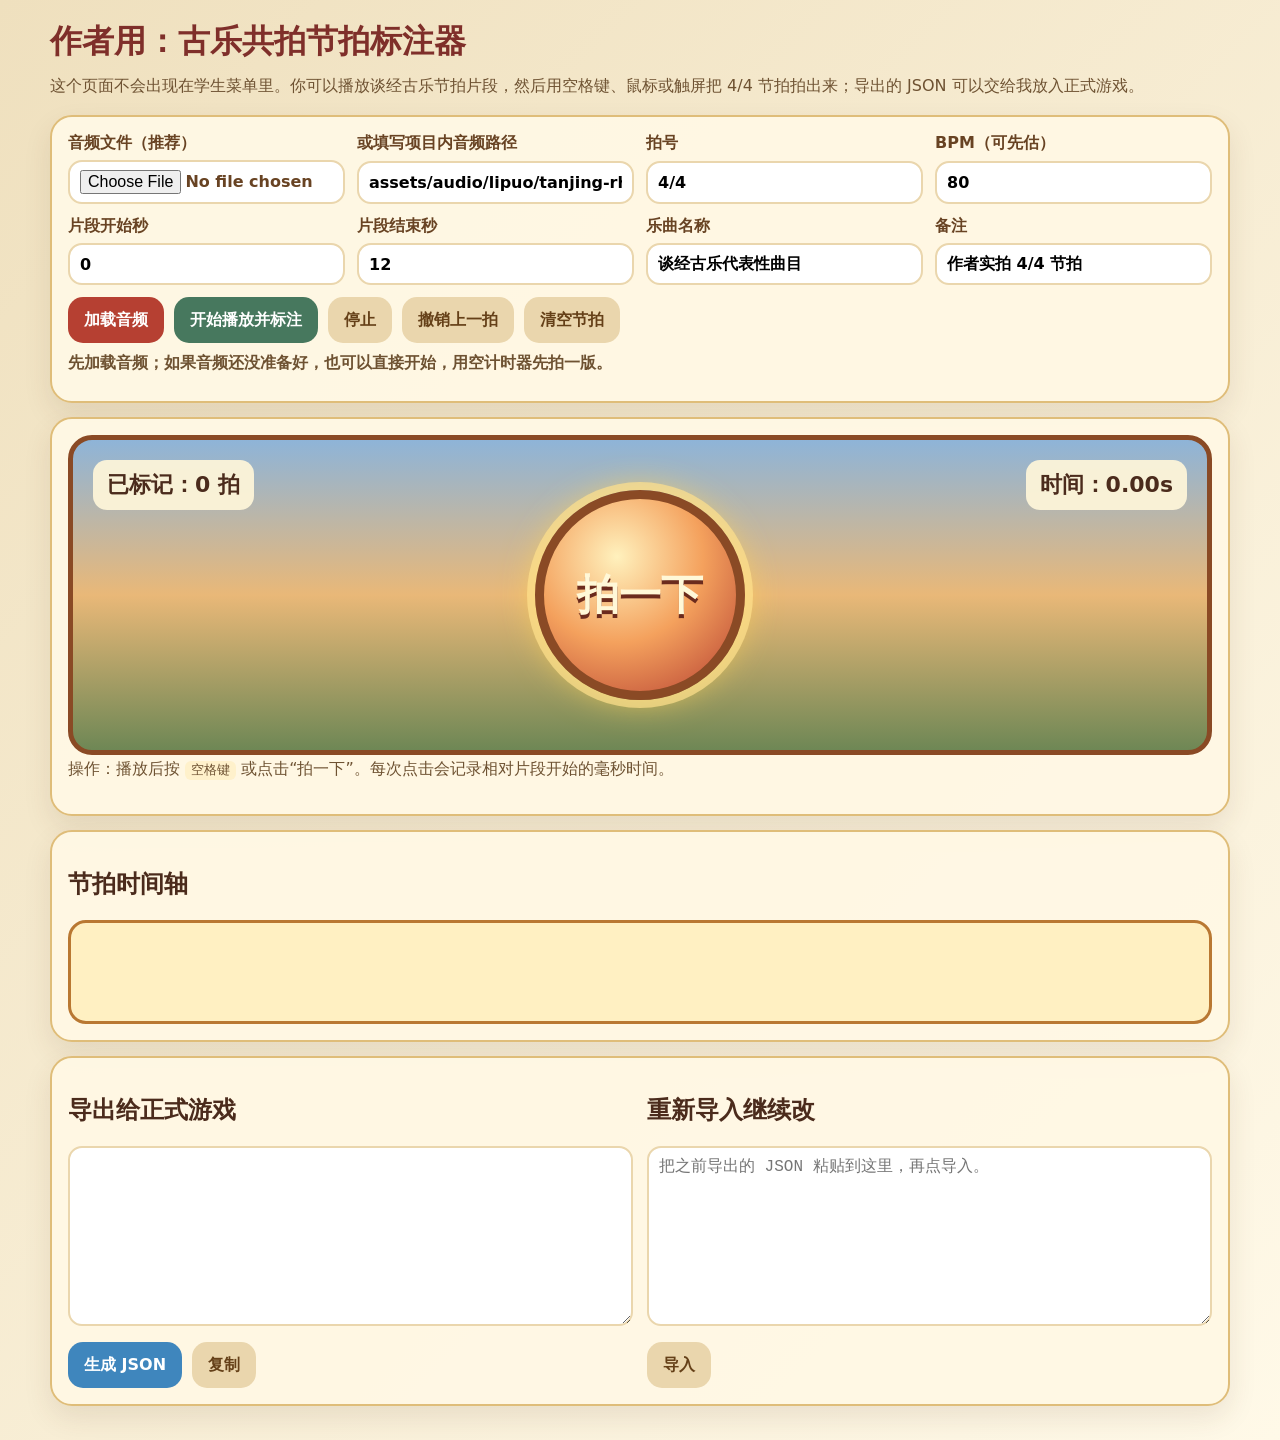
<file: outputs/lipuo-rhythm-author.html>
<!doctype html>
<html lang="zh-CN">
<head>
  <meta charset="utf-8">
  <meta name="viewport" content="width=device-width, initial-scale=1">
  <title>作者用：古乐共拍节拍标注器</title>
  <style>
    :root{--paper:#fff7df;--ink:#4b2b1c;--red:#b64032;--gold:#e1a83b;--green:#47785e;--blue:#3f86bd;--line:#dfbd79}
    *{box-sizing:border-box}
    body{margin:0;padding:20px;background:linear-gradient(135deg,#efe0be,#fff9e8);color:var(--ink);font-family:"Microsoft YaHei",system-ui,sans-serif}
    .wrap{max-width:1180px;margin:auto}
    h1{margin:0 0 8px;color:#7f2f2a}
    .hint{margin:0 0 16px;color:#6e5232;line-height:1.7}
    .card{margin:14px 0;padding:16px;border:2px solid var(--line);border-radius:22px;background:rgba(255,248,228,.96);box-shadow:0 12px 28px rgba(76,48,25,.1)}
    .grid{display:grid;grid-template-columns:repeat(4,minmax(0,1fr));gap:12px}
    label{display:grid;gap:6px;font-weight:900;color:#684323}
    input,textarea{width:100%;min-height:42px;border:2px solid #ead6ad;border-radius:14px;padding:8px 10px;background:white;font:inherit}
    textarea{min-height:180px;font-family:Consolas,"Microsoft YaHei",monospace}
    button{min-height:46px;border:0;border-radius:15px;padding:10px 16px;font:inherit;font-weight:900;cursor:pointer}
    button:focus-visible{outline:4px solid rgba(225,168,59,.45);outline-offset:3px}
    .primary{background:var(--red);color:white}.green{background:var(--green);color:white}.blue{background:var(--blue);color:white}.soft{background:#ead6ad;color:#654018}
    .controls{display:flex;flex-wrap:wrap;gap:10px;margin-top:12px}
    .stage{position:relative;min-height:320px;display:grid;place-items:center;border-radius:24px;background:linear-gradient(180deg,#8eb4d8,#e9b878 50%,#6e8755);overflow:hidden;border:5px solid #8a4a25}
    .tap{width:210px;height:210px;border-radius:50%;border:9px solid #8a4a25;background:radial-gradient(circle at 38% 30%,#fff1bd,#f4a15d 48%,#b64032);color:#fff8d8;font-size:42px;text-shadow:0 4px 0 #6b2b1d;box-shadow:0 0 0 8px rgba(255,225,141,.7),0 0 34px rgba(255,214,87,.8)}
    .tap.hit{animation:tap .16s ease}
    @keyframes tap{50%{transform:scale(.94)}}
    .counter{position:absolute;left:20px;top:20px;padding:10px 14px;border-radius:14px;background:rgba(255,247,218,.92);font-size:22px;font-weight:900}
    .time{position:absolute;right:20px;top:20px;padding:10px 14px;border-radius:14px;background:rgba(255,247,218,.92);font-size:22px;font-weight:900}
    .timeline{position:relative;height:104px;border-radius:18px;background:#fff0c2;border:3px solid #b97832;overflow:hidden}
    .marker{position:absolute;top:18px;width:10px;height:46px;border-radius:999px;background:#7c3b21;transform:translateX(-50%)}
    .marker:nth-child(4n+1){background:#ffc94f;box-shadow:0 0 12px rgba(255,201,79,.8)}
    .marker-label{position:absolute;top:68px;transform:translateX(-50%);font-size:12px;font-weight:900;color:#6a3a20;white-space:nowrap}
    .status{min-height:32px;margin-top:10px;color:#6e5232;font-weight:800}
    .copy-ok{color:var(--green)}
    .two{display:grid;grid-template-columns:1fr 1fr;gap:14px}
    code{background:#fff1cb;padding:2px 6px;border-radius:6px}
    @media(max-width:820px){.grid,.two{grid-template-columns:1fr}.tap{width:170px;height:170px;font-size:34px}}
  </style>
</head>
<body>
  <main class="wrap">
    <h1>作者用：古乐共拍节拍标注器</h1>
    <p class="hint">这个页面不会出现在学生菜单里。你可以播放谈经古乐节拍片段，然后用空格键、鼠标或触屏把 4/4 节拍拍出来；导出的 JSON 可以交给我放入正式游戏。</p>

    <section class="card">
      <div class="grid">
        <label>音频文件（推荐）
          <input id="audioFile" type="file" accept="audio/*">
        </label>
        <label>或填写项目内音频路径
          <input id="audioPath" value="assets/audio/lipuo/tanjing-rhythm.mp3">
        </label>
        <label>拍号
          <input id="timeSignature" value="4/4">
        </label>
        <label>BPM（可先估）
          <input id="bpm" type="number" value="80" min="30" max="220">
        </label>
        <label>片段开始秒
          <input id="startTime" type="number" value="0" min="0" step="0.01">
        </label>
        <label>片段结束秒
          <input id="endTime" type="number" value="12" min="0" step="0.01">
        </label>
        <label>乐曲名称
          <input id="pieceTitle" value="谈经古乐代表性曲目">
        </label>
        <label>备注
          <input id="note" value="作者实拍 4/4 节拍">
        </label>
      </div>
      <div class="controls">
        <button class="primary" id="loadBtn" type="button">加载音频</button>
        <button class="green" id="playBtn" type="button">开始播放并标注</button>
        <button class="soft" id="stopBtn" type="button">停止</button>
        <button class="soft" id="undoBtn" type="button">撤销上一拍</button>
        <button class="soft" id="clearBtn" type="button">清空节拍</button>
      </div>
      <div class="status" id="status">先加载音频；如果音频还没准备好，也可以直接开始，用空计时器先拍一版。</div>
    </section>

    <section class="card">
      <div class="stage" id="stage">
        <div class="counter">已标记：<span id="count">0</span> 拍</div>
        <div class="time">时间：<span id="clock">0.00</span>s</div>
        <button class="tap" id="tapBtn" type="button">拍一下</button>
      </div>
      <p class="hint">操作：播放后按 <code>空格键</code> 或点击“拍一下”。每次点击会记录相对片段开始的毫秒时间。</p>
    </section>

    <section class="card">
      <h2>节拍时间轴</h2>
      <div class="timeline" id="timeline"></div>
    </section>

    <section class="card two">
      <div>
        <h2>导出给正式游戏</h2>
        <textarea id="exportBox" readonly></textarea>
        <div class="controls">
          <button class="blue" id="exportBtn" type="button">生成 JSON</button>
          <button class="soft" id="copyBtn" type="button">复制</button>
        </div>
      </div>
      <div>
        <h2>重新导入继续改</h2>
        <textarea id="importBox" placeholder="把之前导出的 JSON 粘贴到这里，再点导入。"></textarea>
        <div class="controls">
          <button class="soft" id="importBtn" type="button">导入</button>
        </div>
      </div>
    </section>
  </main>

  <script>
    const $ = s => document.querySelector(s);
    const markers = [];
    const state = { ctx:null, buffer:null, source:null, gain:null, started:false, startPerf:0, raf:0, duration:12 };

    function value(id){ return $(id).value.trim(); }
    function num(id){ return Number($(id).value || 0); }
    function setStatus(text, ok=false){ $('#status').textContent = text; $('#status').className = ok ? 'status copy-ok' : 'status'; }

    async function ensureCtx(){
      state.ctx = state.ctx || new (window.AudioContext || window.webkitAudioContext)();
      if (state.ctx.state === 'suspended') await state.ctx.resume();
      return state.ctx;
    }

    async function loadAudio(){
      await ensureCtx();
      stop(false);
      try {
        let arrayBuffer;
        const file = $('#audioFile').files[0];
        if (file) arrayBuffer = await file.arrayBuffer();
        else {
          const res = await fetch(value('#audioPath'));
          if (!res.ok) throw new Error('音频路径无法读取');
          arrayBuffer = await res.arrayBuffer();
        }
        state.buffer = await state.ctx.decodeAudioData(arrayBuffer);
        state.duration = Math.min(num('#endTime') || state.buffer.duration, state.buffer.duration) - num('#startTime');
        setStatus('音频已加载，可以开始标注。', true);
      } catch (err) {
        state.buffer = null;
        state.duration = Math.max(1, num('#endTime') - num('#startTime')) || 12;
        setStatus('音频暂时没加载成功：' + err.message + '。仍可用空计时器先拍节奏。');
      }
      render();
    }

    async function play(){
      stop(false);
      await ensureCtx();
      const start = Math.max(0, num('#startTime'));
      const end = Math.max(start + 1, num('#endTime'));
      state.duration = end - start;
      state.startPerf = performance.now();
      state.started = true;
      if (state.buffer) {
        state.source = state.ctx.createBufferSource();
        state.source.buffer = state.buffer;
        state.gain = state.ctx.createGain();
        state.gain.gain.value = .65;
        state.source.connect(state.gain).connect(state.ctx.destination);
        state.source.onended = () => stop(false);
        state.source.start(0, start, state.duration);
      }
      tick();
      setStatus('正在标注：按空格键或点击“拍一下”。', true);
    }

    function stop(show=true){
      state.started = false;
      cancelAnimationFrame(state.raf);
      if (state.source) {
        try { state.source.stop(); } catch {}
        state.source.disconnect();
      }
      state.source = null;
      if (show) setStatus('已停止。');
    }

    function tick(){
      const sec = state.started ? (performance.now() - state.startPerf) / 1000 : 0;
      $('#clock').textContent = sec.toFixed(2);
      if (state.started && sec >= state.duration) return stop(false);
      state.raf = requestAnimationFrame(tick);
    }

    function tap(event){
      if (event) event.preventDefault();
      if (!state.started) {
        setStatus('请先点击“开始播放并标注”。');
        return;
      }
      const ms = Math.max(0, Math.round(performance.now() - state.startPerf));
      markers.push(ms);
      $('#tapBtn').classList.add('hit');
      setTimeout(() => $('#tapBtn').classList.remove('hit'), 120);
      render();
    }

    function beatLabel(i){
      const count = parseInt(value('#timeSignature').split('/')[0], 10) || 4;
      const pos = i % count;
      if (count === 4) return pos === 0 ? '强' : pos === 2 ? '次强' : '弱';
      return pos === 0 ? '强' : '弱';
    }

    function render(){
      $('#count').textContent = markers.length;
      const line = $('#timeline');
      const total = Math.max(1000, state.duration * 1000, Math.max(0, ...markers) + 500);
      line.innerHTML = markers.map((ms, i) => {
        const left = Math.min(100, Math.max(0, ms / total * 100));
        return `<span class="marker" style="left:${left}%"></span><span class="marker-label" style="left:${left}%">${i + 1}.${beatLabel(i)} ${ms}ms</span>`;
      }).join('');
    }

    function exportJson(){
      const seconds = markers.map(ms => Number((ms / 1000).toFixed(3)));
      const payload = {
        rhythmClip: value('#audioPath'),
        rhythm: {
          bpm: num('#bpm'),
          timeSignature: value('#timeSignature') || '4/4',
          targetTimes: seconds,
          startOffset: num('#startTime'),
          endTime: num('#endTime'),
          perfectTolerance: 180,
          goodTolerance: 320,
          acceptableTolerance: 480,
          note: value('#note') || '作者实拍节拍'
        },
        rawTargetTimesMs: markers.slice(),
        pieceTitle: value('#pieceTitle')
      };
      $('#exportBox').value = JSON.stringify(payload, null, 2);
      setStatus('已生成 JSON。你可以复制给我，我会放到正式游戏里。', true);
    }

    function importJson(){
      try {
        const data = JSON.parse($('#importBox').value);
        const rhythm = data.rhythm || data;
        markers.splice(0, markers.length, ...((rhythm.targetTimes || data.targetTimes || []).map(v => Math.round(Number(v) * (Number(v) < 100 ? 1000 : 1)))));
        if (rhythm.timeSignature) $('#timeSignature').value = rhythm.timeSignature;
        if (rhythm.bpm) $('#bpm').value = rhythm.bpm;
        if (rhythm.startOffset != null) $('#startTime').value = rhythm.startOffset;
        if (rhythm.endTime != null) $('#endTime').value = rhythm.endTime;
        if (data.rhythmClip) $('#audioPath').value = data.rhythmClip;
        render();
        setStatus('已导入，可以继续修改。', true);
      } catch (err) {
        setStatus('导入失败：JSON 格式不正确。');
      }
    }

    $('#loadBtn').addEventListener('click', loadAudio);
    $('#playBtn').addEventListener('click', play);
    $('#stopBtn').addEventListener('click', () => stop(true));
    $('#tapBtn').addEventListener('pointerdown', tap);
    $('#undoBtn').addEventListener('click', () => { markers.pop(); render(); });
    $('#clearBtn').addEventListener('click', () => { markers.splice(0); render(); });
    $('#exportBtn').addEventListener('click', exportJson);
    $('#copyBtn').addEventListener('click', async () => { await navigator.clipboard.writeText($('#exportBox').value); setStatus('已复制。', true); });
    $('#importBtn').addEventListener('click', importJson);
    document.addEventListener('keydown', event => {
      if (event.code === 'Space') tap(event);
      if (event.key === 'Escape') stop(true);
    });
    document.addEventListener('visibilitychange', () => { if (document.hidden) stop(false); });
    render();
  </script>
</body>
</html>
</file>
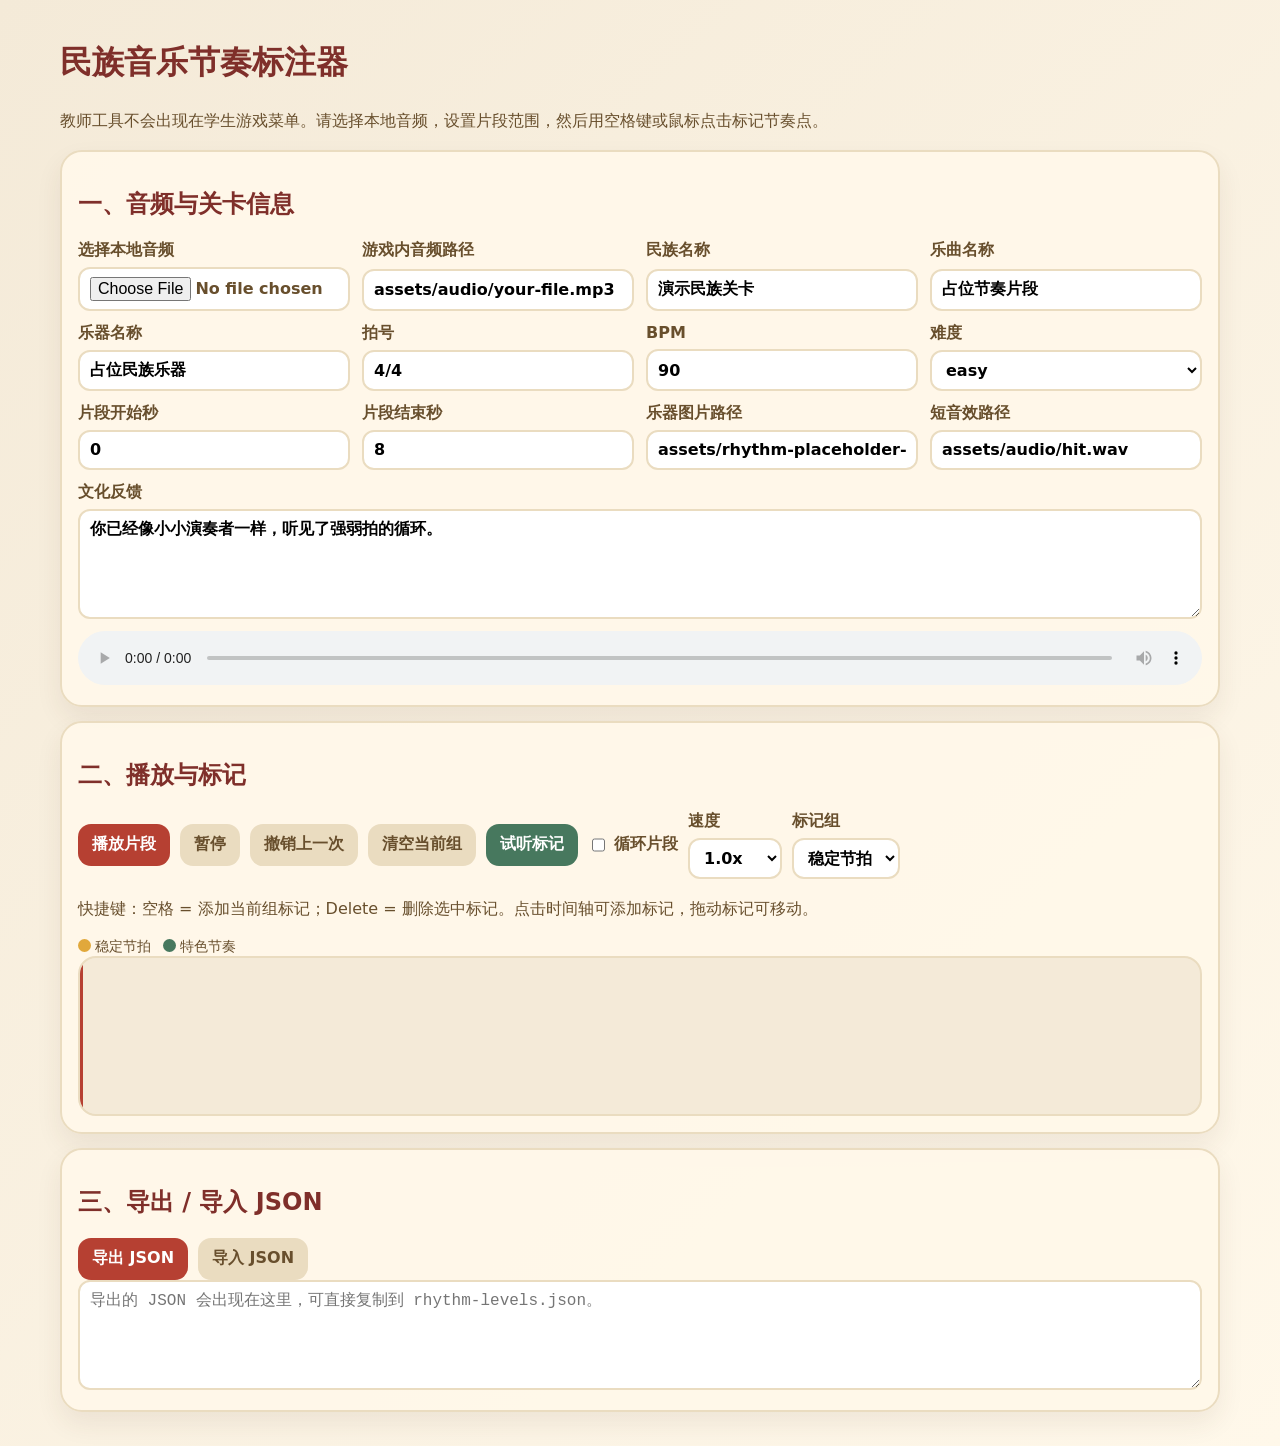
<file: outputs/rhythm-editor.html>
<!doctype html>
<html lang="zh-CN">
<head>
  <meta charset="utf-8">
  <meta name="viewport" content="width=device-width, initial-scale=1">
  <title>民族音乐节奏标注器</title>
  <style>
    :root { --paper:#fff8ea; --ink:#3f3428; --red:#b64032; --gold:#e1a83b; --green:#47785e; --line:#eadcc0; }
    * { box-sizing: border-box; }
    body { margin: 0; padding: 20px; color: var(--ink); background: linear-gradient(135deg,#f4ead8,#fff8ea); font-family: "Microsoft YaHei", system-ui, sans-serif; }
    h1, h2 { color: #7f2f2a; }
    .wrap { max-width: 1160px; margin: auto; }
    .card { margin: 14px 0; padding: 16px; border-radius: 22px; background: rgba(255,248,234,.96); border: 2px solid var(--line); box-shadow: 0 12px 26px rgba(74,55,37,.08); }
    .grid { display: grid; grid-template-columns: repeat(4, minmax(0, 1fr)); gap: 12px; }
    label { display: grid; gap: 6px; font-weight: 800; color: #684f2d; }
    input, select, textarea { width: 100%; min-height: 40px; border: 2px solid var(--line); border-radius: 12px; padding: 8px 10px; font: inherit; background: white; }
    textarea { min-height: 110px; font-family: Consolas, monospace; }
    button { min-height: 42px; border: 0; border-radius: 13px; padding: 9px 14px; font: inherit; font-weight: 800; cursor: pointer; }
    button:focus-visible, input:focus-visible, select:focus-visible, textarea:focus-visible { outline: 4px solid rgba(225,168,59,.5); outline-offset: 2px; }
    .primary { background: var(--red); color: white; }
    .secondary { background: var(--line); color: #684f2d; }
    .green { background: var(--green); color: white; }
    .row { display: flex; flex-wrap: wrap; gap: 10px; align-items: center; }
    .timeline { position: relative; height: 160px; border-radius: 18px; background: #f4ead8; border: 2px solid var(--line); overflow: hidden; cursor: crosshair; }
    .playhead { position: absolute; top: 0; bottom: 0; width: 3px; background: var(--red); left: 0; z-index: 3; }
    .marker { position: absolute; top: 22px; width: 14px; height: 92px; margin-left: -7px; border-radius: 999px; background: var(--gold); border: 3px solid white; box-shadow: 0 7px 14px rgba(127,47,42,.2); cursor: grab; }
    .marker.feature { background: var(--green); top: 74px; height: 64px; }
    .marker.selected { outline: 4px solid rgba(182,64,50,.35); transform: scale(1.08); }
    .marker.flash { animation: flash .3s ease; }
    .legend { display: flex; gap: 12px; color: #684f2d; font-size: 14px; }
    .dot { display: inline-block; width: 13px; height: 13px; border-radius: 50%; margin-right: 4px; vertical-align: -1px; }
    .steady { background: var(--gold); }
    .feature { background: var(--green); }
    .hint { color: #684f2d; line-height: 1.7; }
    @keyframes flash { 50% { transform: scale(1.25); filter: brightness(1.25); } }
    @media (max-width: 780px) { .grid { grid-template-columns: 1fr; } }
  </style>
</head>
<body>
  <div class="wrap">
    <h1>民族音乐节奏标注器</h1>
    <p class="hint">教师工具不会出现在学生游戏菜单。请选择本地音频，设置片段范围，然后用空格键或鼠标点击标记节奏点。</p>

    <section class="card">
      <h2>一、音频与关卡信息</h2>
      <div class="grid">
        <label>选择本地音频<input type="file" id="audioFile" accept="audio/*"></label>
        <label>游戏内音频路径<input id="audioPath" value="assets/audio/your-file.mp3"></label>
        <label>民族名称<input id="ethnicGroup" value="演示民族关卡"></label>
        <label>乐曲名称<input id="pieceTitle" value="占位节奏片段"></label>
        <label>乐器名称<input id="instrument" value="占位民族乐器"></label>
        <label>拍号<input id="timeSignature" value="4/4"></label>
        <label>BPM<input id="bpm" type="number" value="90"></label>
        <label>难度<select id="difficulty"><option value="easy">easy</option><option value="normal">normal</option><option value="hard">hard</option></select></label>
        <label>片段开始秒<input id="startTime" type="number" step="0.01" value="0"></label>
        <label>片段结束秒<input id="endTime" type="number" step="0.01" value="8"></label>
        <label>乐器图片路径<input id="instrumentImage" value="assets/rhythm-placeholder-instrument.svg"></label>
        <label>短音效路径<input id="hitSound" value="assets/audio/hit.wav"></label>
      </div>
      <label style="margin-top:12px">文化反馈<textarea id="cultureFeedback">你已经像小小演奏者一样，听见了强弱拍的循环。</textarea></label>
      <audio id="audio" controls style="width:100%;margin-top:12px"></audio>
    </section>

    <section class="card">
      <h2>二、播放与标记</h2>
      <div class="row">
        <button class="primary" id="play">播放片段</button>
        <button class="secondary" id="pause">暂停</button>
        <button class="secondary" id="undo">撤销上一次</button>
        <button class="secondary" id="clear">清空当前组</button>
        <button class="green" id="audition">试听标记</button>
        <label style="display:flex;align-items:center;gap:6px"><input type="checkbox" id="loop" style="width:auto">循环片段</label>
        <label style="max-width:160px">速度<select id="rate"><option value="1">1.0x</option><option value="0.75">0.75x</option><option value="0.5">0.5x</option></select></label>
        <label style="max-width:180px">标记组<select id="group"><option value="steady">稳定节拍</option><option value="feature">特色节奏</option></select></label>
      </div>
      <p class="hint">快捷键：空格 = 添加当前组标记；Delete = 删除选中标记。点击时间轴可添加标记，拖动标记可移动。</p>
      <div class="legend"><span><i class="dot steady"></i>稳定节拍</span><span><i class="dot feature"></i>特色节奏</span></div>
      <div class="timeline" id="timeline"><div class="playhead" id="playhead"></div></div>
    </section>

    <section class="card">
      <h2>三、导出 / 导入 JSON</h2>
      <div class="row">
        <button class="primary" id="export">导出 JSON</button>
        <button class="secondary" id="import">导入 JSON</button>
      </div>
      <textarea id="jsonBox" placeholder="导出的 JSON 会出现在这里，可直接复制到 rhythm-levels.json。"></textarea>
    </section>
  </div>

  <script>
    const audio = document.querySelector('#audio');
    const timeline = document.querySelector('#timeline');
    const playhead = document.querySelector('#playhead');
    const markers = { steady: [], feature: [] };
    let selected = null;
    let dragging = null;
    let auditionTimer = 0;

    const value = id => document.querySelector('#' + id).value;
    const number = id => Number(value(id)) || 0;
    const durationMs = () => Math.max(1, (number('endTime') - number('startTime')) * 1000);
    const currentMs = () => Math.max(0, (audio.currentTime - number('startTime')) * 1000);
    const pct = ms => Math.max(0, Math.min(100, ms / durationMs() * 100));

    document.querySelector('#audioFile').addEventListener('change', event => {
      const file = event.target.files[0];
      if (file) audio.src = URL.createObjectURL(file);
    });
    document.querySelector('#rate').addEventListener('change', () => audio.playbackRate = Number(value('rate')) || 1);
    document.querySelector('#play').addEventListener('click', playSegment);
    document.querySelector('#pause').addEventListener('click', () => audio.pause());
    document.querySelector('#undo').addEventListener('click', undo);
    document.querySelector('#clear').addEventListener('click', () => { markers[value('group')] = []; selected = null; renderMarkers(); });
    document.querySelector('#audition').addEventListener('click', audition);
    document.querySelector('#export').addEventListener('click', exportJson);
    document.querySelector('#import').addEventListener('click', importJson);

    function playSegment() {
      clearTimeout(auditionTimer);
      audio.playbackRate = Number(value('rate')) || 1;
      audio.currentTime = number('startTime');
      audio.play();
    }

    audio.addEventListener('timeupdate', () => {
      if (audio.currentTime >= number('endTime')) {
        if (document.querySelector('#loop').checked) audio.currentTime = number('startTime');
        else audio.pause();
      }
      playhead.style.left = pct(currentMs()) + '%';
    });

    function addMarker(ms = currentMs(), group = value('group')) {
      const safe = Math.round(Math.max(0, Math.min(durationMs(), ms)));
      markers[group].push(safe);
      markers[group].sort((a, b) => a - b);
      selected = { group, ms: safe };
      renderMarkers();
    }

    function renderMarkers() {
      timeline.querySelectorAll('.marker').forEach(node => node.remove());
      ['steady', 'feature'].forEach(group => {
        markers[group].forEach(ms => {
          const node = document.createElement('button');
          node.className = 'marker ' + group + (selected && selected.group === group && selected.ms === ms ? ' selected' : '');
          node.type = 'button';
          node.style.left = pct(ms) + '%';
          node.title = group + ' · ' + ms + ' ms';
          node.addEventListener('click', event => { event.stopPropagation(); selected = { group, ms }; renderMarkers(); });
          node.addEventListener('pointerdown', event => { event.stopPropagation(); dragging = { group, ms, node }; node.setPointerCapture(event.pointerId); });
          node.addEventListener('pointermove', event => {
            if (!dragging || dragging.node !== node) return;
            const rect = timeline.getBoundingClientRect();
            const nextMs = Math.round(Math.max(0, Math.min(1, (event.clientX - rect.left) / rect.width)) * durationMs());
            const index = markers[group].indexOf(ms);
            if (index >= 0) markers[group][index] = nextMs;
            dragging.ms = nextMs;
            selected = { group, ms: nextMs };
            node.style.left = pct(nextMs) + '%';
            node.title = group + ' · ' + nextMs + ' ms';
          });
          node.addEventListener('pointerup', () => { dragging = null; renderMarkers(); });
          timeline.appendChild(node);
        });
      });
    }

    timeline.addEventListener('click', event => {
      const rect = timeline.getBoundingClientRect();
      addMarker((event.clientX - rect.left) / rect.width * durationMs());
    });

    document.addEventListener('keydown', event => {
      if (event.target.matches('input,textarea,select')) return;
      if (event.code === 'Space') { event.preventDefault(); addMarker(); }
      if (event.key === 'Delete' && selected) deleteSelected();
    });

    function undo() {
      const group = value('group');
      markers[group].pop();
      selected = null;
      renderMarkers();
    }

    function deleteSelected() {
      markers[selected.group] = markers[selected.group].filter(ms => ms !== selected.ms);
      selected = null;
      renderMarkers();
    }

    function audition() {
      playSegment();
      const all = [...markers.steady.map(ms => ({ group: 'steady', ms })), ...markers.feature.map(ms => ({ group: 'feature', ms }))].sort((a, b) => a.ms - b.ms);
      all.forEach(item => {
        setTimeout(() => {
          const node = [...timeline.querySelectorAll('.marker')].find(el => el.title.includes(item.ms + ' ms') && el.classList.contains(item.group));
          node?.classList.add('flash');
          setTimeout(() => node?.classList.remove('flash'), 320);
        }, item.ms / (Number(value('rate')) || 1));
      });
    }

    function buildLevel() {
      return {
        id: (value('ethnicGroup') + '-' + value('pieceTitle')).replace(/\s+/g, '-').toLowerCase(),
        ethnicGroup: value('ethnicGroup'),
        pieceTitle: value('pieceTitle'),
        instrument: value('instrument'),
        description: '请在游戏中补充适合学生阅读的简短文化介绍。',
        audio: value('audioPath'),
        instrumentImage: value('instrumentImage'),
        hitSounds: [value('hitSound')],
        startTime: number('startTime'),
        endTime: number('endTime'),
        bpm: number('bpm'),
        timeSignature: value('timeSignature'),
        taskType: 'teacher-export',
        targetTimes: markers.feature.length ? markers.feature : markers.steady,
        steadyBeatTimes: markers.steady,
        featureRhythmTimes: markers.feature,
        perfectTolerance: 70,
        goodTolerance: 130,
        acceptableTolerance: 210,
        difficulty: value('difficulty'),
        cultureFeedback: value('cultureFeedback')
      };
    }

    function exportJson() {
      document.querySelector('#jsonBox').value = JSON.stringify(buildLevel(), null, 2);
    }

    function importJson() {
      const data = JSON.parse(document.querySelector('#jsonBox').value);
      ['ethnicGroup','pieceTitle','instrument','audio','instrumentImage','timeSignature','difficulty','cultureFeedback'].forEach(key => {
        const el = document.querySelector('#' + (key === 'audio' ? 'audioPath' : key));
        if (el && data[key] !== undefined) el.value = data[key];
      });
      document.querySelector('#bpm').value = data.bpm || 90;
      document.querySelector('#startTime').value = data.startTime || 0;
      document.querySelector('#endTime').value = data.endTime || 8;
      document.querySelector('#hitSound').value = data.hitSounds?.[0] || '';
      markers.steady = data.steadyBeatTimes || [];
      markers.feature = data.featureRhythmTimes || data.targetTimes || [];
      renderMarkers();
    }
  </script>
</body>
</html>
</file>
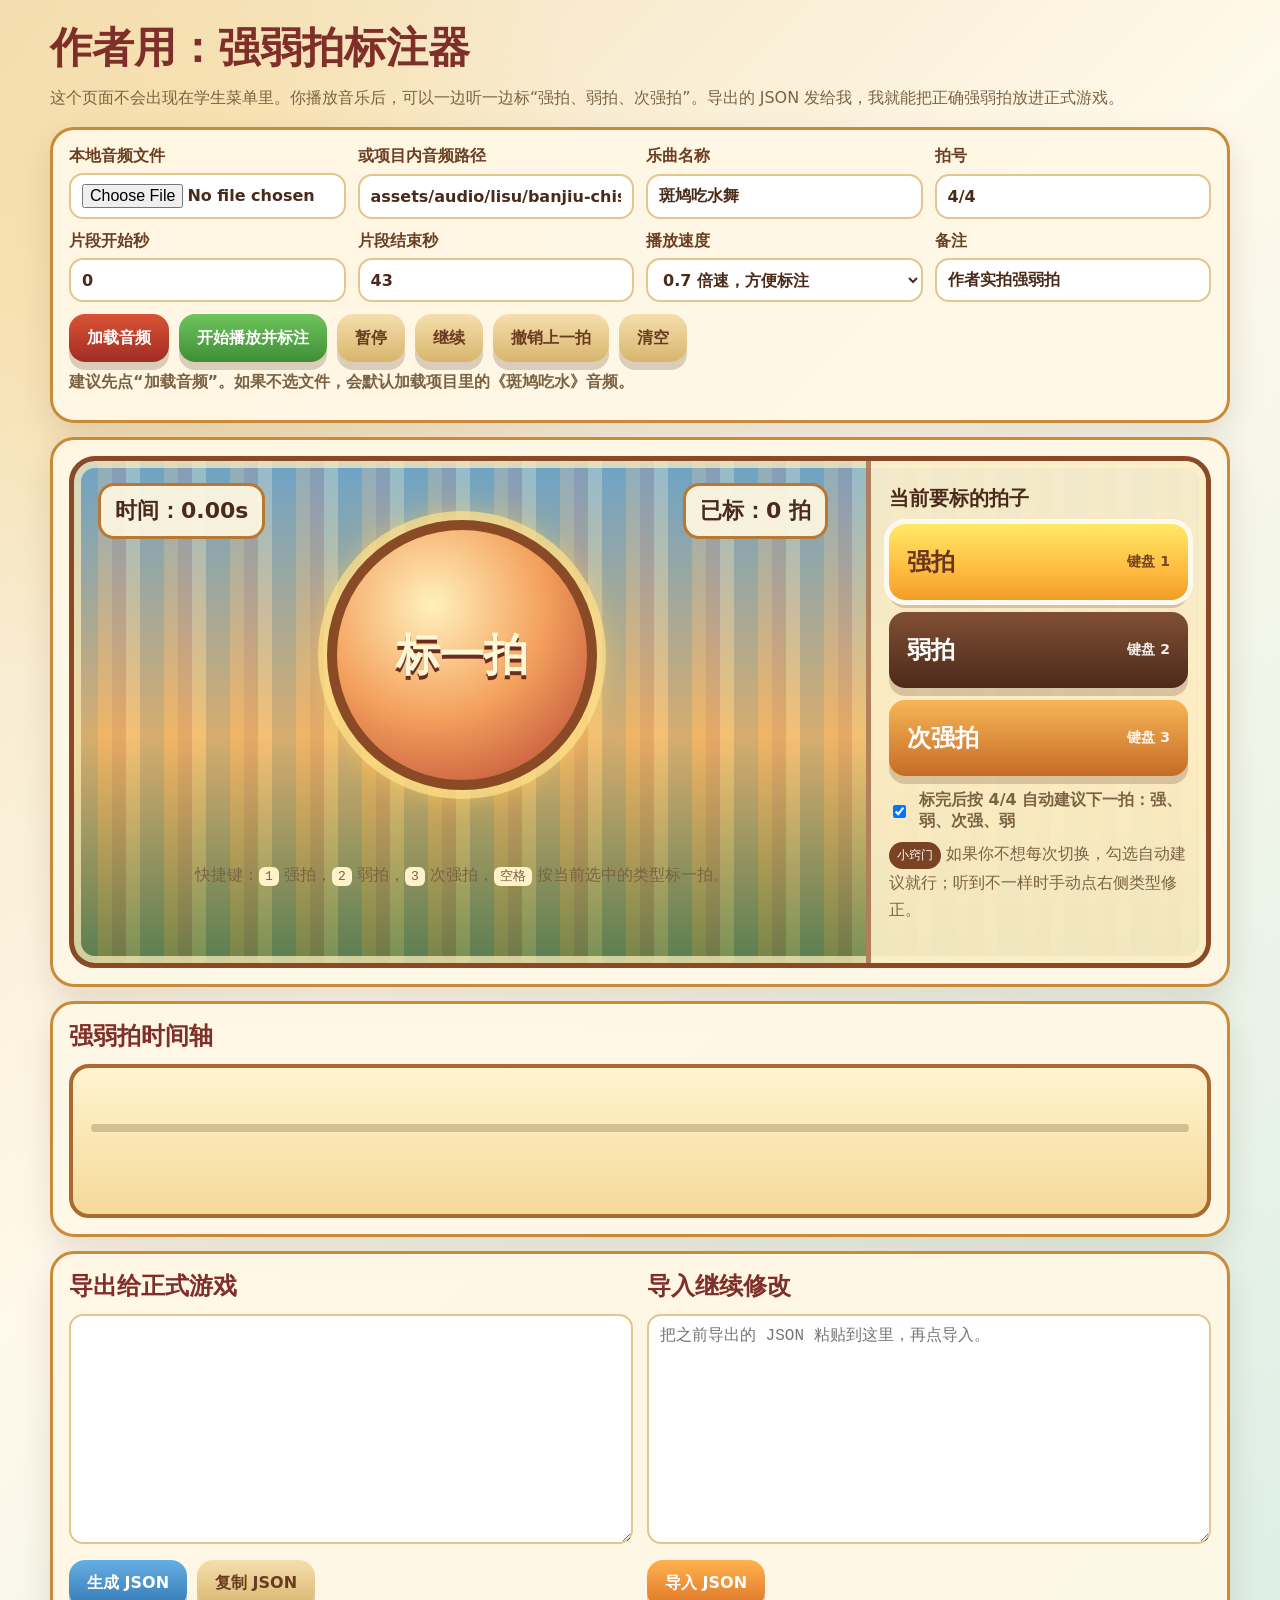
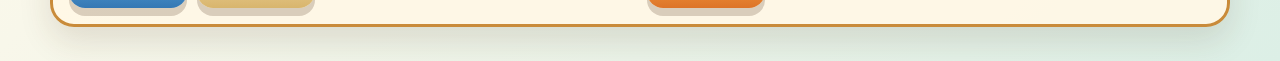
<file: outputs/strong-weak-author.html>
<!doctype html>
<html lang="zh-CN">
<head>
  <meta charset="utf-8">
  <meta name="viewport" content="width=device-width, initial-scale=1, viewport-fit=cover">
  <title>作者用：强弱拍标注器</title>
  <style>
    :root {
      --ink: #4a2b1a;
      --muted: #7b6242;
      --paper: #fff8e6;
      --cream: #ffecc2;
      --brown: #7a4324;
      --dark: #4b2a19;
      --gold: #ffc94f;
      --orange: #f2a23c;
      --green: #3fa766;
      --red: #b64032;
      --blue: #3f86bd;
      --weak: #6b3d25;
    }
    * { box-sizing: border-box; }
    html, body { margin: 0; min-height: 100%; }
    body {
      padding: 20px;
      color: var(--ink);
      font-family: "Microsoft YaHei", "PingFang SC", system-ui, sans-serif;
      background:
        radial-gradient(circle at 15% 16%, rgba(255,201,79,.24), transparent 25%),
        linear-gradient(135deg, #f2dfb7, #fff9eb 45%, #dcefe6);
    }
    .wrap { width: min(1180px, 100%); margin: auto; }
    h1 { margin: 0; color: #7f2f2a; font-size: clamp(26px, 4vw, 42px); }
    h2 { margin: 0 0 12px; color: #7f2f2a; }
    p { line-height: 1.7; }
    .hint { color: var(--muted); margin: 8px 0 16px; }
    .card {
      margin: 14px 0;
      padding: 16px;
      border: 3px solid #c98b3a;
      border-radius: 24px;
      background: rgba(255,248,230,.95);
      box-shadow: 0 14px 32px rgba(80,47,22,.13);
    }
    .grid { display: grid; grid-template-columns: repeat(4, minmax(0, 1fr)); gap: 12px; }
    label { display: grid; gap: 6px; color: #6b3f22; font-weight: 900; }
    input, select, textarea {
      width: 100%;
      min-height: 44px;
      padding: 9px 11px;
      border: 2px solid #e4c58d;
      border-radius: 14px;
      background: white;
      color: var(--ink);
      font: inherit;
    }
    textarea { min-height: 230px; font-family: Consolas, "Microsoft YaHei", monospace; line-height: 1.45; }
    button {
      min-height: 48px;
      padding: 10px 18px;
      border: 0;
      border-radius: 16px;
      color: white;
      font: inherit;
      font-weight: 900;
      cursor: pointer;
      touch-action: manipulation;
      box-shadow: 0 8px 0 rgba(73,39,19,.2);
      transition: transform .12s ease, filter .12s ease;
    }
    button:hover { filter: brightness(1.05); }
    button:active { transform: translateY(3px); box-shadow: 0 4px 0 rgba(73,39,19,.2); }
    button:focus-visible { outline: 4px solid rgba(255,201,79,.55); outline-offset: 3px; }
    button:disabled { opacity: .55; cursor: not-allowed; }
    .primary { background: linear-gradient(180deg, #d95335, #a12c24); }
    .green { background: linear-gradient(180deg, #6fc45d, #3f8e37); }
    .blue { background: linear-gradient(180deg, #65aee3, #3478b4); }
    .soft { color: #6a3b20; background: linear-gradient(180deg, #f5dfad, #d8b56d); }
    .orange { background: linear-gradient(180deg, #ffb24d, #dd7428); }
    .purple { background: linear-gradient(180deg, #a97be2, #7245b8); }
    .controls { display: flex; flex-wrap: wrap; gap: 10px; margin-top: 12px; }
    .stage {
      position: relative;
      display: grid;
      grid-template-columns: 1fr 340px;
      gap: 16px;
      min-height: 420px;
      border: 5px solid #8b4a25;
      border-radius: 26px;
      overflow: hidden;
      background:
        linear-gradient(180deg, rgba(126,182,221,.82), rgba(244,188,112,.86) 55%, rgba(100,133,78,.86)),
        repeating-linear-gradient(90deg, #1d4f65 0 24px, #d5872e 24px 38px, #8f2f26 38px 52px, #f0d28a 52px 66px);
      box-shadow: inset 0 0 0 7px rgba(255,239,188,.72);
    }
    .stage-main {
      display: grid;
      place-items: center;
      padding: 28px;
      text-align: center;
    }
    .clock {
      position: absolute;
      left: 24px;
      top: 22px;
      padding: 10px 14px;
      border-radius: 16px;
      background: rgba(255,248,225,.92);
      border: 3px solid #b97832;
      font-weight: 900;
      font-size: 22px;
    }
    .count {
      position: absolute;
      right: 378px;
      top: 22px;
      padding: 10px 14px;
      border-radius: 16px;
      background: rgba(255,248,225,.92);
      border: 3px solid #b97832;
      font-weight: 900;
      font-size: 22px;
    }
    .tap-pad {
      width: min(270px, 62vw);
      aspect-ratio: 1;
      border-radius: 50%;
      border: 10px solid #8a4a25;
      color: #fff8d8;
      font-size: clamp(28px, 5vw, 44px);
      text-shadow: 0 4px 0 #6b2b1d;
      background: radial-gradient(circle at 38% 30%, #fff1bd, #f4a15d 48%, #b64032);
      box-shadow: 0 0 0 9px rgba(255,225,141,.7), 0 0 34px rgba(255,214,87,.8);
    }
    .tap-pad.hit { animation: hit .16s ease; }
    @keyframes hit { 50% { transform: scale(.94); } }
    .side {
      padding: 24px 18px;
      background: rgba(255,241,202,.9);
      border-left: 5px solid rgba(139,74,37,.65);
    }
    .choice-title { font-size: 20px; font-weight: 900; margin-bottom: 12px; }
    .beat-buttons { display: grid; gap: 12px; }
    .beat-type {
      min-height: 76px;
      display: flex;
      align-items: center;
      justify-content: space-between;
      gap: 10px;
      font-size: 24px;
      color: white;
    }
    .beat-type small { font-size: 14px; opacity: .9; }
    .beat-type.selected { outline: 5px solid rgba(255,255,255,.72); filter: brightness(1.1); }
    .strong-btn { background: linear-gradient(180deg, #ffd45c, #db8f23); color: #5d321d; }
    .secondary-btn { background: linear-gradient(180deg, #f7b657, #c66b27); }
    .weak-btn { background: linear-gradient(180deg, #805033, #4c2a1b); }
    .mode-row { display: flex; align-items: center; gap: 10px; margin-top: 14px; color: var(--muted); font-weight: 800; }
    .mode-row input { width: auto; min-height: auto; }
    .timeline {
      position: relative;
      height: 154px;
      overflow: hidden;
      border: 4px solid #a96931;
      border-radius: 20px;
      background: linear-gradient(180deg, #fff4cf, #f5d999);
    }
    .lane-line {
      position: absolute;
      left: 18px;
      right: 18px;
      top: 56px;
      height: 8px;
      border-radius: 99px;
      background: rgba(92,52,28,.24);
    }
    .marker {
      position: absolute;
      top: 40px;
      width: 18px;
      height: 40px;
      border: 3px solid #64371f;
      border-radius: 999px;
      transform: translateX(-50%);
      box-shadow: 0 3px 8px rgba(63,35,18,.2);
    }
    .marker.strong { width: 34px; background: var(--gold); border-color: #b8772c; box-shadow: 0 0 16px rgba(255,201,79,.8); }
    .marker.secondary { width: 26px; background: var(--orange); border-color: #9d5d23; }
    .marker.weak { background: var(--weak); }
    .marker-label {
      position: absolute;
      top: 88px;
      transform: translateX(-50%);
      font-size: 12px;
      font-weight: 900;
      color: #6a3a20;
      white-space: nowrap;
    }
    .status { min-height: 32px; margin-top: 10px; color: var(--muted); font-weight: 800; }
    .ok { color: var(--green); }
    .two { display: grid; grid-template-columns: 1fr 1fr; gap: 14px; }
    code { padding: 2px 6px; border-radius: 6px; background: #fff1c9; }
    .badge { display: inline-block; padding: 3px 8px; border-radius: 999px; color: white; background: var(--brown); font-size: 12px; }
    @media (max-width: 860px) {
      body { padding: 10px; }
      .grid, .two, .stage { grid-template-columns: 1fr; }
      .side { border-left: 0; border-top: 5px solid rgba(139,74,37,.65); }
      .count { right: 20px; top: 82px; }
      .clock { left: 20px; top: 20px; }
      .stage-main { padding-top: 116px; }
    }
  </style>
</head>
<body>
  <main class="wrap">
    <h1>作者用：强弱拍标注器</h1>
    <p class="hint">这个页面不会出现在学生菜单里。你播放音乐后，可以一边听一边标“强拍、弱拍、次强拍”。导出的 JSON 发给我，我就能把正确强弱拍放进正式游戏。</p>

    <section class="card">
      <div class="grid">
        <label>本地音频文件
          <input id="audioFile" type="file" accept="audio/*">
        </label>
        <label>或项目内音频路径
          <input id="audioPath" value="assets/audio/lisu/banjiu-chishui.m4a">
        </label>
        <label>乐曲名称
          <input id="pieceTitle" value="斑鸠吃水舞">
        </label>
        <label>拍号
          <input id="timeSignature" value="4/4">
        </label>
        <label>片段开始秒
          <input id="startTime" type="number" value="0" min="0" step="0.01">
        </label>
        <label>片段结束秒
          <input id="endTime" type="number" value="43" min="0" step="0.01">
        </label>
        <label>播放速度
          <select id="playbackRate">
            <option value="0.7" selected>0.7 倍速，方便标注</option>
            <option value="1">原速</option>
            <option value="0.5">0.5 倍速</option>
          </select>
        </label>
        <label>备注
          <input id="note" value="作者实拍强弱拍">
        </label>
      </div>
      <div class="controls">
        <button class="primary" id="loadBtn" type="button">加载音频</button>
        <button class="green" id="playBtn" type="button">开始播放并标注</button>
        <button class="soft" id="pauseBtn" type="button">暂停</button>
        <button class="soft" id="resumeBtn" type="button">继续</button>
        <button class="soft" id="undoBtn" type="button">撤销上一拍</button>
        <button class="soft" id="clearBtn" type="button">清空</button>
      </div>
      <div class="status" id="status">建议先点“加载音频”。如果不选文件，会默认加载项目里的《斑鸠吃水》音频。</div>
    </section>

    <section class="card">
      <div class="stage">
        <div class="clock">时间：<span id="clock">0.00</span>s</div>
        <div class="count">已标：<span id="count">0</span> 拍</div>
        <div class="stage-main">
          <button class="tap-pad" id="tapBtn" type="button">标一拍</button>
          <p class="hint">快捷键：<code>1</code> 强拍，<code>2</code> 弱拍，<code>3</code> 次强拍，<code>空格</code> 按当前选中的类型标一拍。</p>
        </div>
        <aside class="side">
          <div class="choice-title">当前要标的拍子</div>
          <div class="beat-buttons">
            <button class="beat-type strong-btn selected" data-type="strong" type="button"><span>强拍</span><small>键盘 1</small></button>
            <button class="beat-type weak-btn" data-type="weak" type="button"><span>弱拍</span><small>键盘 2</small></button>
            <button class="beat-type secondary-btn" data-type="secondary" type="button"><span>次强拍</span><small>键盘 3</small></button>
          </div>
          <label class="mode-row"><input id="autoSuggest" type="checkbox" checked> 标完后按 4/4 自动建议下一拍：强、弱、次强、弱</label>
          <p class="hint"><span class="badge">小窍门</span> 如果你不想每次切换，勾选自动建议就行；听到不一样时手动点右侧类型修正。</p>
        </aside>
      </div>
    </section>

    <section class="card">
      <h2>强弱拍时间轴</h2>
      <div class="timeline" id="timeline"><span class="lane-line"></span></div>
    </section>

    <section class="card two">
      <div>
        <h2>导出给正式游戏</h2>
        <textarea id="exportBox" readonly></textarea>
        <div class="controls">
          <button class="blue" id="exportBtn" type="button">生成 JSON</button>
          <button class="soft" id="copyBtn" type="button">复制 JSON</button>
        </div>
      </div>
      <div>
        <h2>导入继续修改</h2>
        <textarea id="importBox" placeholder="把之前导出的 JSON 粘贴到这里，再点导入。"></textarea>
        <div class="controls">
          <button class="orange" id="importBtn" type="button">导入 JSON</button>
        </div>
      </div>
    </section>
  </main>

  <audio id="audio" preload="auto"></audio>

  <script>
    const $ = (selector) => document.querySelector(selector);
    const $$ = (selector) => Array.from(document.querySelectorAll(selector));
    const audio = $('#audio');
    const markers = [];
    const state = {
      selectedType: 'strong',
      loadedObjectUrl: '',
      playing: false,
      raf: 0
    };

    const typeLabel = {
      strong: '强',
      weak: '弱',
      secondary: '次强'
    };

    function setStatus(text, ok = false) {
      $('#status').textContent = text;
      $('#status').classList.toggle('ok', ok);
    }

    function numberValue(id, fallback = 0) {
      const value = Number($(id).value);
      return Number.isFinite(value) ? value : fallback;
    }

    function textValue(id) {
      return $(id).value.trim();
    }

    function setSelectedType(type) {
      state.selectedType = type;
      $$('.beat-type').forEach(button => button.classList.toggle('selected', button.dataset.type === type));
    }

    function autoTypeForIndex(index) {
      const count = parseInt(textValue('#timeSignature').split('/')[0], 10) || 4;
      const pos = index % count;
      if (count === 4) {
        if (pos === 0) return 'strong';
        if (pos === 2) return 'secondary';
        return 'weak';
      }
      return pos === 0 ? 'strong' : 'weak';
    }

    async function loadAudio() {
      stop(false);
      if (state.loadedObjectUrl) {
        URL.revokeObjectURL(state.loadedObjectUrl);
        state.loadedObjectUrl = '';
      }
      const file = $('#audioFile').files[0];
      if (file) {
        state.loadedObjectUrl = URL.createObjectURL(file);
        audio.src = state.loadedObjectUrl;
      } else {
        audio.src = textValue('#audioPath');
      }
      audio.playbackRate = numberValue('#playbackRate', 0.7);
      audio.currentTime = Math.max(0, numberValue('#startTime', 0));
      audio.load();
      setStatus('音频已加载。点击“开始播放并标注”后开始打强弱拍。', true);
    }

    async function play() {
      if (!audio.src) await loadAudio();
      const start = Math.max(0, numberValue('#startTime', 0));
      audio.playbackRate = numberValue('#playbackRate', 0.7);
      audio.currentTime = start;
      state.playing = true;
      tick();
      try {
        await audio.play();
        setStatus('正在播放：按 1/2/3 或空格标强弱拍。', true);
      } catch (error) {
        state.playing = false;
        setStatus('浏览器没有允许播放，请再点一次“开始播放并标注”。');
      }
    }

    function pause() {
      audio.pause();
      state.playing = false;
      cancelAnimationFrame(state.raf);
      setStatus('已暂停。');
    }

    function resume() {
      state.playing = true;
      audio.playbackRate = numberValue('#playbackRate', 0.7);
      audio.play().then(() => {
        tick();
        setStatus('继续播放，接着标注。', true);
      }).catch(() => setStatus('请再点一次继续。'));
    }

    function stop(resetTime = true) {
      audio.pause();
      state.playing = false;
      cancelAnimationFrame(state.raf);
      if (resetTime) audio.currentTime = Math.max(0, numberValue('#startTime', 0));
    }

    function currentRelativeSeconds() {
      return Math.max(0, audio.currentTime - Math.max(0, numberValue('#startTime', 0)));
    }

    function mark(type = state.selectedType) {
      if (!state.playing) {
        setStatus('请先开始播放，再标强弱拍。');
        return;
      }
      const time = Number(currentRelativeSeconds().toFixed(3));
      markers.push({ time, type });
      markers.sort((a, b) => a.time - b.time);
      $('#tapBtn').classList.add('hit');
      setTimeout(() => $('#tapBtn').classList.remove('hit'), 130);
      if ($('#autoSuggest').checked) setSelectedType(autoTypeForIndex(markers.length));
      render();
    }

    function tick() {
      $('#clock').textContent = currentRelativeSeconds().toFixed(2);
      const end = numberValue('#endTime', 0);
      if (end > 0 && audio.currentTime >= end) {
        pause();
        setStatus('片段播放结束，可以导出 JSON。', true);
        return;
      }
      if (state.playing) state.raf = requestAnimationFrame(tick);
    }

    function render() {
      $('#count').textContent = String(markers.length);
      const start = Math.max(0, numberValue('#startTime', 0));
      const end = Math.max(start + 1, numberValue('#endTime', Math.max(1, audio.duration || 43)));
      const total = Math.max(1, end - start);
      $('#timeline').innerHTML = '<span class="lane-line"></span>' + markers.map((item, index) => {
        const left = Math.min(100, Math.max(0, item.time / total * 100));
        return `<span class="marker ${item.type}" style="left:${left}%"></span><span class="marker-label" style="left:${left}%">${index + 1}.${typeLabel[item.type]} ${Math.round(item.time * 1000)}ms</span>`;
      }).join('');
    }

    function exportJson() {
      const output = {
        pieceTitle: textValue('#pieceTitle'),
        audio: textValue('#audioPath'),
        timeSignature: textValue('#timeSignature'),
        startTime: numberValue('#startTime', 0),
        endTime: numberValue('#endTime', 43),
        note: textValue('#note'),
        targetTimes: markers.map(item => Number(item.time.toFixed(3))),
        beatStrengths: markers.map(item => item.type),
        beatLabels: markers.map(item => typeLabel[item.type]),
        beatAnnotations: markers.map((item, index) => ({
          index: index + 1,
          time: Number(item.time.toFixed(3)),
          timeMs: Math.round(item.time * 1000),
          type: item.type,
          label: typeLabel[item.type]
        }))
      };
      $('#exportBox').value = JSON.stringify(output, null, 2);
      setStatus('JSON 已生成。复制后发给我，我就能接入正式游戏。', true);
    }

    async function copyJson() {
      if (!$('#exportBox').value.trim()) exportJson();
      await navigator.clipboard.writeText($('#exportBox').value);
      setStatus('已复制 JSON。', true);
    }

    function importJson() {
      try {
        const data = JSON.parse($('#importBox').value);
        markers.length = 0;
        const annotations = data.beatAnnotations || [];
        if (annotations.length) {
          annotations.forEach(item => markers.push({ time: Number(item.time), type: item.type || 'weak' }));
        } else {
          const times = data.targetTimes || [];
          const strengths = data.beatStrengths || [];
          times.forEach((time, index) => markers.push({ time: Number(time), type: strengths[index] || autoTypeForIndex(index) }));
        }
        if (data.pieceTitle) $('#pieceTitle').value = data.pieceTitle;
        if (data.audio) $('#audioPath').value = data.audio;
        if (data.timeSignature) $('#timeSignature').value = data.timeSignature;
        if (typeof data.startTime === 'number') $('#startTime').value = data.startTime;
        if (typeof data.endTime === 'number') $('#endTime').value = data.endTime;
        if (data.note) $('#note').value = data.note;
        render();
        setStatus('已导入，可以继续修改。', true);
      } catch (error) {
        setStatus('导入失败：JSON 格式不正确。');
      }
    }

    $$('.beat-type').forEach(button => button.addEventListener('click', () => setSelectedType(button.dataset.type)));
    $('#loadBtn').addEventListener('click', loadAudio);
    $('#playBtn').addEventListener('click', play);
    $('#pauseBtn').addEventListener('click', pause);
    $('#resumeBtn').addEventListener('click', resume);
    $('#undoBtn').addEventListener('click', () => { markers.pop(); render(); });
    $('#clearBtn').addEventListener('click', () => { markers.length = 0; render(); setStatus('已清空。'); });
    $('#tapBtn').addEventListener('pointerdown', event => { event.preventDefault(); mark(); });
    $('#exportBtn').addEventListener('click', exportJson);
    $('#copyBtn').addEventListener('click', copyJson);
    $('#importBtn').addEventListener('click', importJson);
    $('#playbackRate').addEventListener('change', () => { audio.playbackRate = numberValue('#playbackRate', 0.7); });

    document.addEventListener('keydown', event => {
      if (event.target.matches('input, textarea, select')) return;
      if (event.code === 'Space') {
        event.preventDefault();
        mark();
      }
      if (event.key === '1') { event.preventDefault(); setSelectedType('strong'); mark('strong'); }
      if (event.key === '2') { event.preventDefault(); setSelectedType('weak'); mark('weak'); }
      if (event.key === '3') { event.preventDefault(); setSelectedType('secondary'); mark('secondary'); }
    });

    audio.addEventListener('ended', () => {
      state.playing = false;
      cancelAnimationFrame(state.raf);
      setStatus('音乐播放结束，可以导出 JSON。', true);
    });

    render();
  </script>
</body>
</html>
</file>
